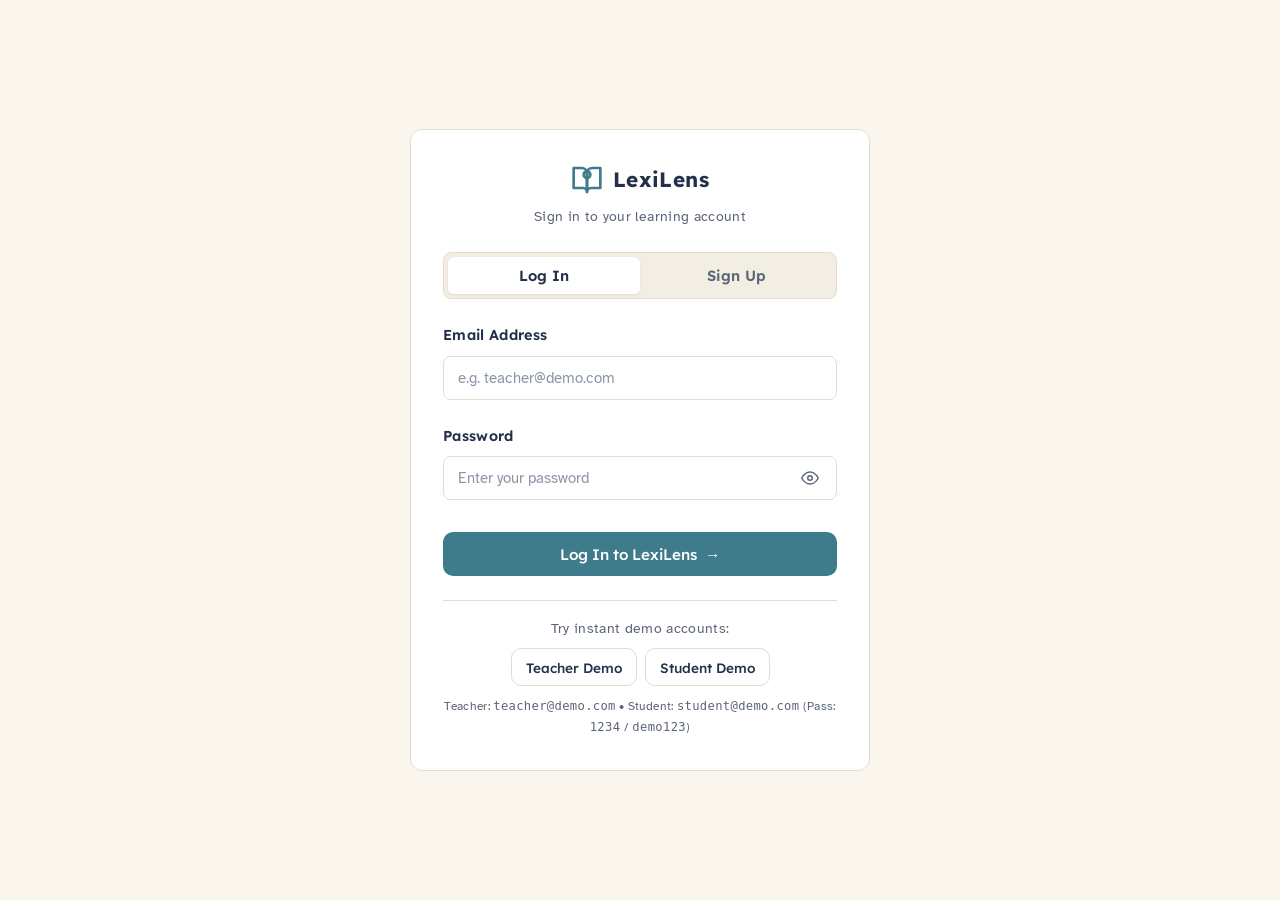
<file: Lexilens/index.html>
<!DOCTYPE html>
<html lang="en">
<head>
  <meta charset="UTF-8">
  <meta name="viewport" content="width=device-width, initial-scale=1.0">
  <title>Login - LexiLens</title>
  <!-- load google fonts -->
  <link rel="preconnect" href="https://fonts.googleapis.com">
  <link rel="preconnect" href="https://fonts.gstatic.com" crossorigin>
  <link href="https://fonts.googleapis.com/css2?family=Atkinson+Hyperlegible:ital,wght@0,400;0,700;1,400;1,700&family=Lexend:wght@400;500;600;700&display=swap" rel="stylesheet">
  <link rel="stylesheet" href="css/style.css">
</head>
<body class="auth-page-body">

  <div class="auth-page-wrapper">
    <div class="auth-card-clean">
      <!-- brand header inside card -->
      <div class="auth-brand-header">
        <a href="index.html" class="brand-logo">
          <div class="brand-icon-svg">
            <svg viewBox="0 0 24 24" fill="none" stroke="currentColor" stroke-width="2" stroke-linecap="round" stroke-linejoin="round">
              <path d="M2 3h6a4 4 0 0 1 4 4v14a3 3 0 0 0-3-3H2z"></path>
              <path d="M22 3h-6a4 4 0 0 0-4 4v14a3 3 0 0 1 3-3h7z"></path>
              <circle cx="12" cy="8" r="2.5"></circle>
            </svg>
          </div>
          <span class="brand-name">LexiLens</span>
        </a>
        <p class="auth-sub-desc">Sign in to your learning account</p>
      </div>

      <!-- login signup tabs -->
      <div class="auth-tabs">
        <button id="tab-login" class="auth-tab-btn active" type="button">Log In</button>
        <button id="tab-signup" class="auth-tab-btn" type="button">Sign Up</button>
      </div>

      <!-- LOGIN FORM -->
      <form id="form-login">
        <div class="form-group">
          <label class="form-label" for="login-email">Email Address</label>
          <input class="form-input" type="email" id="login-email" placeholder="e.g. teacher@demo.com" required autocomplete="username">
        </div>

        <div class="form-group">
          <label class="form-label" for="login-password">Password</label>
          <div class="input-wrapper">
            <input class="form-input" type="password" id="login-password" placeholder="Enter your password" required autocomplete="current-password">
            <button type="button" class="toggle-password" data-target="login-password" aria-label="Toggle password">
              <svg width="18" height="18" viewBox="0 0 24 24" fill="none" stroke="currentColor" stroke-width="2" stroke-linecap="round" stroke-linejoin="round">
                <path d="M1 12s4-8 11-8 11 8 11 8-4 8-11 8-11-8-11-8z"></path>
                <circle cx="12" cy="12" r="3"></circle>
              </svg>
            </button>
          </div>
        </div>

        <button type="submit" class="btn btn-primary" style="width: 100%; margin-top: 8px;">
          <span>Log In to LexiLens</span>
          <span>→</span>
        </button>
      </form>

      <!-- SIGNUP FORM -->
      <form id="form-signup" style="display: none;">
        <div class="form-group">
          <label class="form-label">I am a:</label>
          <div class="role-selection">
            <div class="role-card selected" id="role-student" data-role="student" role="button" tabindex="0" aria-label="Select Student role">
              <div class="role-icon-svg">
                <svg viewBox="0 0 24 24" fill="none" stroke="currentColor" stroke-width="2" stroke-linecap="round" stroke-linejoin="round">
                  <path d="M4 19.5A2.5 2.5 0 0 1 6.5 17H20"></path>
                  <path d="M6.5 2H20v20H6.5A2.5 2.5 0 0 1 4 19.5v-15A2.5 2.5 0 0 1 6.5 2z"></path>
                </svg>
              </div>
              <div class="role-title">Student</div>
              <div class="role-sub">Take screening & read</div>
            </div>
            <div class="role-card" id="role-teacher" data-role="teacher" role="button" tabindex="0" aria-label="Select Teacher role">
              <div class="role-icon-svg">
                <svg viewBox="0 0 24 24" fill="none" stroke="currentColor" stroke-width="2" stroke-linecap="round" stroke-linejoin="round">
                  <path d="M17 21v-2a4 4 0 0 0-4-4H5a4 4 0 0 0-4 4v2"></path>
                  <circle cx="9" cy="7" r="4"></circle>
                  <path d="M23 21v-2a4 4 0 0 0-3-3.87"></path>
                  <path d="M16 3.13a4 4 0 0 1 0 7.75"></path>
                </svg>
              </div>
              <div class="role-title">Teacher</div>
              <div class="role-sub">Track class progress</div>
            </div>
          </div>
          <input type="hidden" id="signup-role" value="student">
        </div>

        <div class="form-group">
          <label class="form-label" for="signup-name">Full Name</label>
          <input class="form-input" type="text" id="signup-name" placeholder="e.g. Maya Sharma" required>
        </div>

        <div class="form-group">
          <label class="form-label" for="signup-email">Email Address</label>
          <input class="form-input" type="email" id="signup-email" placeholder="e.g. maya@school.edu" required>
        </div>

        <div class="form-group">
          <label class="form-label" for="signup-password">Create Password</label>
          <div class="input-wrapper">
            <input class="form-input" type="password" id="signup-password" placeholder="At least 4 characters" required>
            <button type="button" class="toggle-password" data-target="signup-password" aria-label="Toggle password">
              <svg width="18" height="18" viewBox="0 0 24 24" fill="none" stroke="currentColor" stroke-width="2" stroke-linecap="round" stroke-linejoin="round">
                <path d="M1 12s4-8 11-8 11 8 11 8-4 8-11 8-11-8-11-8z"></path>
                <circle cx="12" cy="12" r="3"></circle>
              </svg>
            </button>
          </div>
        </div>

        <!-- student specific fields -->
        <div id="student-extra-fields">
          <div style="display: grid; grid-template-columns: 1fr 1fr; gap: 12px;">
            <div class="form-group">
              <label class="form-label" for="signup-class">Class / Grade</label>
              <input class="form-input" type="text" id="signup-class" placeholder="e.g. Grade 6">
            </div>
            <div class="form-group">
              <label class="form-label" for="signup-roll">Roll Number</label>
              <input class="form-input" type="text" id="signup-roll" placeholder="e.g. 106">
            </div>
          </div>
        </div>

        <button type="submit" class="btn btn-primary" style="width: 100%; margin-top: 8px;">
          <span>Create Account</span>
          <span>✓</span>
        </button>
      </form>

      <!-- instant demo buttons -->
      <div class="quick-demos">
        <p style="font-size: 0.85rem; color: var(--text-soft); margin-bottom: 8px; text-align: center;">Try instant demo accounts:</p>
        <div class="demo-buttons" style="justify-content: center;">
          <button type="button" class="btn btn-sm btn-secondary" id="btn-demo-teacher">
            <span>Teacher Demo</span>
          </button>
          <button type="button" class="btn btn-sm btn-secondary" id="btn-demo-student">
            <span>Student Demo</span>
          </button>
        </div>
        <p style="font-size: 0.76rem; color: var(--text-soft); margin-top: 10px; text-align: center;">
          Teacher: <code>teacher@demo.com</code> • Student: <code>student@demo.com</code> (Pass: <code>1234</code> / <code>demo123</code>)
        </p>
      </div>
    </div>
  </div>

  <!-- script dependencies -->
  <script src="js/storage.js"></script>
  <script src="js/auth.js"></script>
  <script>
    // initialize login auth
    window.addEventListener("DOMContentLoaded", () => {
      // setup password toggles
      if (typeof setupPasswordToggles === "function") {
        setupPasswordToggles();
      }

      // tabs login signup
      const tabLogin = document.getElementById("tab-login");
      const tabSignup = document.getElementById("tab-signup");
      const formLogin = document.getElementById("form-login");
      const formSignup = document.getElementById("form-signup");

      function switchToLogin() {
        if (tabLogin && tabSignup && formLogin && formSignup) {
          tabLogin.classList.add("active");
          tabSignup.classList.remove("active");
          formLogin.style.display = "block";
          formSignup.style.display = "none";
        }
      }

      function switchToSignup() {
        if (tabLogin && tabSignup && formLogin && formSignup) {
          tabSignup.classList.add("active");
          tabLogin.classList.remove("active");
          formSignup.style.display = "block";
          formLogin.style.display = "none";
        }
      }

      if (tabLogin && tabSignup) {
        tabLogin.addEventListener("click", switchToLogin);
        tabSignup.addEventListener("click", switchToSignup);
      }

      // role cards selection
      const roleStudent = document.getElementById("role-student");
      const roleTeacher = document.getElementById("role-teacher");
      const signupRole = document.getElementById("signup-role");
      const studentFields = document.getElementById("student-extra-fields");

      function selectStudentRole() {
        if (roleStudent && roleTeacher) {
          roleStudent.classList.add("selected");
          roleTeacher.classList.remove("selected");
          if (signupRole) signupRole.value = "student";
          if (studentFields) studentFields.style.display = "block";
        }
      }

      function selectTeacherRole() {
        if (roleStudent && roleTeacher) {
          roleTeacher.classList.add("selected");
          roleStudent.classList.remove("selected");
          if (signupRole) signupRole.value = "teacher";
          if (studentFields) studentFields.style.display = "none";
        }
      }

      if (roleStudent && roleTeacher) {
        roleStudent.addEventListener("click", selectStudentRole);
        roleStudent.addEventListener("keydown", (e) => {
          if (e.key === "Enter" || e.key === " ") {
            e.preventDefault();
            selectStudentRole();
          }
        });

        roleTeacher.addEventListener("click", selectTeacherRole);
        roleTeacher.addEventListener("keydown", (e) => {
          if (e.key === "Enter" || e.key === " ") {
            e.preventDefault();
            selectTeacherRole();
          }
        });
      }

      // login submit
      if (formLogin) {
        formLogin.addEventListener("submit", (e) => {
          e.preventDefault();
          const email = document.getElementById("login-email") ? document.getElementById("login-email").value : "";
          const password = document.getElementById("login-password") ? document.getElementById("login-password").value : "";
          handleLogin(email, password);
        });
      }

      // signup submit
      if (formSignup) {
        formSignup.addEventListener("submit", (e) => {
          e.preventDefault();
          const name = document.getElementById("signup-name") ? document.getElementById("signup-name").value : "";
          const email = document.getElementById("signup-email") ? document.getElementById("signup-email").value : "";
          const password = document.getElementById("signup-password") ? document.getElementById("signup-password").value : "";
          const role = document.getElementById("signup-role") ? document.getElementById("signup-role").value : "student";
          const studentClass = document.getElementById("signup-class") ? document.getElementById("signup-class").value : "";
          const rollNo = document.getElementById("signup-roll") ? document.getElementById("signup-roll").value : "";
          handleSignup(name, email, password, role, studentClass, rollNo);
        });
      }

      // instant demo buttons
      const btnDemoTeacher = document.getElementById("btn-demo-teacher");
      const btnDemoStudent = document.getElementById("btn-demo-student");

      if (btnDemoTeacher) {
        btnDemoTeacher.addEventListener("click", (e) => {
          e.preventDefault();
          switchToLogin();
          const emailInput = document.getElementById("login-email");
          const passInput = document.getElementById("login-password");
          if (emailInput) emailInput.value = "teacher@demo.com";
          if (passInput) passInput.value = "teacher123";
          handleLogin("teacher@demo.com", "teacher123");
        });
      }

      if (btnDemoStudent) {
        btnDemoStudent.addEventListener("click", (e) => {
          e.preventDefault();
          switchToLogin();
          const emailInput = document.getElementById("login-email");
          const passInput = document.getElementById("login-password");
          if (emailInput) emailInput.value = "student@demo.com";
          if (passInput) passInput.value = "student123";
          handleLogin("student@demo.com", "student123");
        });
      }
    });
  </script>
</body>
</html>
</file>
<file: Lexilens/css/style.css>
/* global style system */

:root {
  /* color design tokens */
  --bg: #FAF6EE;
  --surface: #FFFFFF;
  --surface-soft: #F3EEE3;
  --text: #23304A;
  --text-soft: #5B6578;
  --primary: #3E7C8C;
  --primary-dark: #2F6270;
  --accent: #E8A15D;
  --border: #E4DDCF;
  --success: #4E9A6B;
  --warning: #D99A2B;
  --danger: #C65D5D;

  /* spacing scale values */
  --space-8: 8px;
  --space-16: 16px;
  --space-24: 24px;
  --space-32: 32px;
  --space-48: 48px;

  /* font family tokens */
  --font-heading: "Lexend", Verdana, Trebuchet MS, sans-serif;
  --font-body: "Atkinson Hyperlegible", Verdana, Trebuchet MS, sans-serif;
  --font-dyslexic: "Comic Sans MS", "Trebuchet MS", Verdana, sans-serif;
  --font-system: -apple-system, BlinkMacSystemFont, "Segoe UI", Roboto, sans-serif;

  /* shadow and radius */
  --card-radius: 12px;
  --btn-radius: 10px;
  --card-shadow: 0 1px 3px rgba(35, 48, 74, 0.08);
}

/* base document reset */
*, *::before, *::after {
  box-sizing: border-box;
  margin: 0;
  padding: 0;
}

html {
  font-size: 16px;
  scroll-behavior: smooth;
  background-color: var(--bg);
}

body {
  font-family: var(--font-body);
  background-color: var(--bg);
  color: var(--text);
  font-size: 17px;
  line-height: 1.7;
  letter-spacing: 0.02em;
  min-height: 100vh;
  -webkit-font-smoothing: antialiased;
}

/* heading font styles */
h1, h2, h3, h4, h5, h6 {
  font-family: var(--font-heading);
  font-weight: 600;
  color: var(--text);
  line-height: 1.3;
  letter-spacing: normal;
  text-transform: none;
}

h1 { font-size: 2rem; }
h2 { font-size: 1.5rem; }
h3 { font-size: 1.25rem; }
h4 { font-size: 1.05rem; }

/* paragraph text rules */
p {
  color: var(--text-soft);
  max-width: 65ch;
  text-align: left;
}

/* inline link styles */
a {
  color: var(--primary);
  text-decoration: underline;
  text-underline-offset: 3px;
  transition: color 0.18s ease;
}

a:hover {
  color: var(--primary-dark);
}

a:focus-visible, button:focus-visible, input:focus-visible, select:focus-visible, textarea:focus-visible {
  outline: 3px solid var(--accent);
  outline-offset: 2px;
}

/* brand header logo */
.brand-logo {
  display: inline-flex;
  align-items: center;
  gap: 10px;
  font-family: var(--font-heading);
  font-size: 1.3rem;
  font-weight: 700;
  color: var(--text);
  text-decoration: none;
}

.brand-icon-svg {
  width: 32px;
  height: 32px;
  color: var(--primary);
  display: flex;
  align-items: center;
  justify-content: center;
  flex-shrink: 0;
}

.brand-icon-svg svg {
  width: 100%;
  height: 100%;
}

.brand-name {
  color: var(--text);
  font-weight: 700;
}

.brand-badge {
  font-size: 0.72rem;
  font-weight: 600;
  color: var(--primary-dark);
  background: var(--surface-soft);
  border: 1px solid var(--border);
  padding: 3px 9px;
  border-radius: 999px;
}

/* top navigation bar */
.top-navbar {
  position: sticky;
  top: 0;
  z-index: 100;
  background: var(--surface);
  border-bottom: 1px solid var(--border);
  padding: 14px 32px;
  display: flex;
  align-items: center;
  justify-content: space-between;
}

.nav-actions {
  display: flex;
  align-items: center;
  gap: 12px;
}

.user-badge {
  display: inline-flex;
  align-items: center;
  gap: 10px;
  background: var(--surface-soft);
  border: 1px solid var(--border);
  padding: 6px 14px;
  border-radius: 999px;
  font-size: 0.88rem;
  font-family: var(--font-heading);
  font-weight: 500;
}

.user-avatar {
  width: 28px;
  height: 28px;
  border-radius: 50%;
  background: var(--primary);
  color: #FFFFFF;
  display: flex;
  align-items: center;
  justify-content: center;
  font-size: 0.8rem;
  font-weight: 700;
}

/* general card container */
.glass-card, .card {
  background: var(--surface);
  border: 1px solid var(--border);
  border-radius: var(--card-radius);
  box-shadow: var(--card-shadow);
  padding: var(--space-24);
  transition: border-color 0.2s ease, box-shadow 0.2s ease;
}

.glass-card:hover, .card:hover {
  border-color: #D3C9B6;
}

/* button component styles */
.btn {
  display: inline-flex;
  align-items: center;
  justify-content: center;
  gap: 8px;
  min-height: 44px;
  padding: 10px 20px;
  font-family: var(--font-heading);
  font-size: 0.95rem;
  font-weight: 500;
  border-radius: var(--btn-radius);
  border: 1px solid transparent;
  cursor: pointer;
  text-decoration: none;
  transition: background-color 0.2s ease, border-color 0.2s ease, color 0.2s ease;
  white-space: nowrap;
}

.btn-primary {
  background: var(--primary);
  color: #FFFFFF;
}

.btn-primary:hover {
  background: var(--primary-dark);
  color: #FFFFFF;
  text-decoration: none;
}

.btn-secondary {
  background: var(--surface);
  color: var(--text);
  border: 1px solid var(--border);
}

.btn-secondary:hover {
  background: var(--surface-soft);
  border-color: var(--primary);
  text-decoration: none;
}

.btn-outline {
  background: transparent;
  color: var(--primary);
  border: 1px solid var(--border);
}

.btn-outline:hover {
  background: var(--surface-soft);
  border-color: var(--primary);
  text-decoration: none;
}

.btn-danger {
  background: #FDF2F2;
  color: var(--danger);
  border: 1px solid #F5C6C6;
}

.btn-danger:hover {
  background: var(--danger);
  color: #FFFFFF;
  text-decoration: none;
}

.btn-accent {
  background: var(--accent);
  color: #23304A;
  font-weight: 600;
}

.btn-accent:hover {
  background: #DC934D;
  text-decoration: none;
}

.btn-sm {
  min-height: 38px;
  padding: 6px 14px;
  font-size: 0.85rem;
}

.btn-lg {
  min-height: 48px;
  padding: 14px 28px;
  font-size: 1.05rem;
}

/* form input styles */
.form-group {
  margin-bottom: var(--space-24);
  text-align: left;
}

.form-label {
  display: block;
  font-family: var(--font-heading);
  font-size: 0.9rem;
  font-weight: 600;
  color: var(--text);
  margin-bottom: var(--space-8);
}

.input-wrapper {
  position: relative;
  display: flex;
  align-items: center;
}

.input-wrapper .form-input {
  padding-right: 44px;
}

.form-input, .form-select, .form-textarea {
  width: 100%;
  min-height: 44px;
  padding: 10px 14px;
  font-family: inherit;
  font-size: 0.95rem;
  color: var(--text);
  background: var(--surface);
  border: 1px solid var(--border);
  border-radius: 8px;
  outline: none;
  transition: border-color 0.2s ease;
}

.form-input:focus, .form-select:focus, .form-textarea:focus {
  border-color: var(--primary);
}

.form-input::placeholder, .form-textarea::placeholder {
  color: #8C96A6;
}

.toggle-password {
  position: absolute;
  right: 12px;
  background: transparent;
  border: none;
  cursor: pointer;
  color: var(--text-soft);
  display: flex;
  align-items: center;
  justify-content: center;
  padding: 6px;
}

/* status badge styles */
.badge {
  display: inline-flex;
  align-items: center;
  gap: 6px;
  padding: 4px 11px;
  border-radius: 999px;
  font-size: 0.8rem;
  font-weight: 600;
  font-family: var(--font-heading);
  line-height: 1.3;
}

.badge-icon {
  width: 12px;
  height: 12px;
  display: inline-flex;
  align-items: center;
  justify-content: center;
}

.badge-success {
  background: #EAF5EE;
  color: var(--success);
  border: 1px solid #C4E3CE;
}

.badge-warning {
  background: #FEF7EA;
  color: var(--warning);
  border: 1px solid #F8DFAC;
}

.badge-danger {
  background: #FDF2F2;
  color: var(--danger);
  border: 1px solid #F5C6C6;
}

.badge-neutral {
  background: var(--surface-soft);
  color: var(--text-soft);
  border: 1px solid var(--border);
}

/* educational disclaimer note */
.disclaimer-banner {
  background: var(--surface-soft);
  border: 1px solid var(--border);
  border-radius: 10px;
  padding: 14px 18px;
  display: flex;
  align-items: center;
  gap: 12px;
  font-size: 0.9rem;
  color: var(--text-soft);
  margin: var(--space-24) 0;
}

.disclaimer-icon {
  width: 22px;
  height: 22px;
  flex-shrink: 0;
  color: var(--primary);
  display: inline-flex;
  align-items: center;
  justify-content: center;
}

.disclaimer-banner strong {
  color: var(--text);
  font-weight: 600;
}

/* toast notification panel */
.toast-container {
  position: fixed;
  bottom: 24px;
  right: 24px;
  display: flex;
  flex-direction: column;
  gap: 10px;
  z-index: 9999;
  pointer-events: none;
}

.toast {
  pointer-events: auto;
  display: flex;
  align-items: center;
  gap: 12px;
  background: var(--surface);
  border: 1px solid var(--border);
  border-left: 4px solid var(--primary);
  padding: 12px 18px;
  border-radius: 8px;
  color: var(--text);
  font-size: 0.9rem;
  box-shadow: 0 4px 14px rgba(35, 48, 74, 0.08);
  transition: opacity 0.2s ease, transform 0.2s ease;
  max-width: 380px;
}

.toast-icon {
  font-size: 1.1rem;
}

.toast-success { border-left-color: var(--success); }
.toast-error { border-left-color: var(--danger); }
.toast-warning { border-left-color: var(--warning); }
.toast-info { border-left-color: var(--primary); }

.toast-enter {
  opacity: 0;
  transform: translateY(12px);
}

.toast-exit {
  opacity: 0;
  transform: translateY(-8px);
}

/* activity modal overlay */
.modal-overlay {
  position: fixed;
  inset: 0;
  background: rgba(35, 48, 74, 0.45);
  z-index: 1000;
  display: flex;
  align-items: center;
  justify-content: center;
  padding: 20px;
  opacity: 0;
  pointer-events: none;
  transition: opacity 0.2s ease;
}

.modal-overlay.active {
  opacity: 1;
  pointer-events: auto;
}

.modal-container {
  background: var(--surface);
  border: 1px solid var(--border);
  border-radius: var(--card-radius);
  max-width: 620px;
  width: 100%;
  max-height: 90vh;
  overflow-y: auto;
  box-shadow: 0 8px 30px rgba(35, 48, 74, 0.12);
  position: relative;
  padding: var(--space-32);
}

.modal-close-btn {
  position: absolute;
  top: 16px;
  right: 16px;
  width: 36px;
  height: 36px;
  border-radius: 8px;
  background: var(--surface-soft);
  border: 1px solid var(--border);
  color: var(--text-soft);
  font-size: 1rem;
  cursor: pointer;
  display: flex;
  align-items: center;
  justify-content: center;
  transition: background-color 0.18s ease;
}

.modal-close-btn:hover {
  background: var(--border);
  color: var(--text);
}

/* initial loading screen */
.loading-screen {
  position: fixed;
  inset: 0;
  background: var(--bg);
  z-index: 10000;
  display: flex;
  flex-direction: column;
  align-items: center;
  justify-content: center;
  gap: 16px;
  transition: opacity 0.25s ease, visibility 0.25s ease;
}

.loading-screen.hidden {
  opacity: 0;
  visibility: hidden;
  pointer-events: none;
}

.loader-lens {
  width: 48px;
  height: 48px;
  border-radius: 50%;
  border: 3px solid var(--border);
  border-top-color: var(--primary);
  animation: spinLoader 0.9s linear infinite;
}

@keyframes spinLoader {
  to { transform: rotate(360deg); }
}

/* empty state box */
.empty-state {
  text-align: center;
  padding: var(--space-48) var(--space-24);
}

.empty-state-icon {
  width: 44px;
  height: 44px;
  margin: 0 auto var(--space-16) auto;
  color: var(--text-soft);
}

.empty-state-title {
  font-size: 1.15rem;
  margin-bottom: var(--space-8);
  color: var(--text);
}

.empty-state-desc {
  font-size: 0.92rem;
  color: var(--text-soft);
  max-width: 420px;
  margin: 0 auto var(--space-16) auto;
}

/* login page centered layout */
.auth-page-body {
  background-color: var(--bg);
}

.auth-page-wrapper {
  min-height: 100vh;
  display: flex;
  align-items: center;
  justify-content: center;
  padding: var(--space-48) var(--space-16);
  background: var(--bg);
}

.auth-card-clean {
  width: 100%;
  max-width: 460px;
  background: var(--surface);
  border: 1px solid var(--border);
  border-radius: var(--card-radius);
  box-shadow: var(--soft-shadow);
  padding: var(--space-32);
}

.auth-brand-header {
  text-align: center;
  margin-bottom: var(--space-24);
  display: flex;
  flex-direction: column;
  align-items: center;
  gap: 6px;
}

.auth-sub-desc {
  font-size: 0.9rem;
  color: var(--text-soft);
  text-align: center;
}

.auth-tabs {
  display: flex;
  background: var(--surface-soft);
  border-radius: 8px;
  padding: 4px;
  margin-bottom: var(--space-24);
  border: 1px solid var(--border);
}

.auth-tab-btn {
  flex: 1;
  padding: 9px;
  background: transparent;
  border: none;
  color: var(--text-soft);
  font-family: var(--font-heading);
  font-weight: 600;
  font-size: 0.92rem;
  cursor: pointer;
  border-radius: 6px;
  transition: all 0.18s ease;
}

.auth-tab-btn.active {
  background: var(--surface);
  color: var(--text);
  box-shadow: 0 1px 3px rgba(35, 48, 74, 0.08);
}

/* role selection radio cards */
.role-selection {
  display: grid;
  grid-template-columns: 1fr 1fr;
  gap: var(--space-12, 12px);
  margin-bottom: var(--space-16);
}

.role-card {
  border: 2px solid var(--border);
  border-radius: 10px;
  padding: 14px;
  text-align: center;
  cursor: pointer;
  transition: border-color 0.18s ease, background-color 0.18s ease;
  background: var(--surface);
}

.role-card:hover {
  border-color: #D3C9B6;
}

.role-card.selected {
  border-color: var(--primary);
  background: #F0F6F7;
}

.role-icon-svg {
  width: 28px;
  height: 28px;
  margin: 0 auto 6px auto;
  color: var(--primary);
}

.role-title {
  font-family: var(--font-heading);
  font-size: 0.92rem;
  font-weight: 600;
  color: var(--text);
}

.role-sub {
  font-size: 0.76rem;
  color: var(--text-soft);
}

.quick-demos {
  margin-top: var(--space-24);
  padding-top: var(--space-16);
  border-top: 1px solid var(--border);
  text-align: center;
}

.demo-buttons {
  display: flex;
  gap: var(--space-8);
  justify-content: center;
  margin-top: var(--space-8);
  flex-wrap: wrap;
}

/* student portal single column layout */
.student-container {
  max-width: 860px;
  margin: 0 auto;
  padding: var(--space-32) var(--space-24);
}

.welcome-header {
  display: flex;
  justify-content: space-between;
  align-items: flex-start;
  margin-bottom: var(--space-24);
  flex-wrap: wrap;
  gap: var(--space-16);
}

.welcome-title {
  font-size: 1.8rem;
  margin-bottom: 4px;
}

.overview-card-row {
  display: grid;
  grid-template-columns: 260px 1fr;
  gap: var(--space-24);
  margin-bottom: var(--space-32);
}

.progress-card {
  display: flex;
  flex-direction: column;
  align-items: center;
  justify-content: center;
  text-align: center;
  padding: var(--space-24);
}

.progress-circle-wrap {
  position: relative;
  width: 120px;
  height: 120px;
  margin: 12px 0;
}

.progress-circle-wrap svg {
  transform: rotate(-90deg);
  width: 100%;
  height: 100%;
}

.circle-bg {
  fill: none;
  stroke: var(--surface-soft);
  stroke-width: 10;
}

.circle-progress {
  fill: none;
  stroke: var(--primary);
  stroke-width: 10;
  stroke-linecap: round;
  transition: stroke-dashoffset 0.4s ease;
}

.circle-text {
  position: absolute;
  top: 50%;
  left: 50%;
  transform: translate(-50%, -50%);
  font-family: var(--font-heading);
  font-size: 1.5rem;
  font-weight: 700;
  color: var(--text);
}

.status-summary-card {
  display: flex;
  flex-direction: column;
  justify-content: space-between;
  padding: var(--space-24);
}

/* student activities vertical row list */
.activities-list {
  display: flex;
  flex-direction: column;
  gap: var(--space-16);
  margin-bottom: var(--space-32);
}

.activity-row {
  display: flex;
  align-items: center;
  justify-content: space-between;
  gap: var(--space-24);
  padding: 20px var(--space-24);
  background: var(--surface);
  border: 1px solid var(--border);
  border-radius: var(--card-radius);
  box-shadow: var(--card-shadow);
  transition: border-color 0.2s ease;
}

.activity-row:hover {
  border-color: #D3C9B6;
}

.activity-row-main {
  display: flex;
  align-items: flex-start;
  gap: var(--space-16);
  flex-grow: 1;
}

.activity-row-icon {
  width: 44px;
  height: 44px;
  border-radius: 10px;
  background: #E8F2F4;
  color: var(--primary);
  display: flex;
  align-items: center;
  justify-content: center;
  flex-shrink: 0;
}

.activity-row-icon svg {
  width: 24px;
  height: 24px;
}

.activity-row-body h3 {
  font-size: 1.1rem;
  margin-bottom: 4px;
}

.activity-row-body p {
  font-size: 0.9rem;
  color: var(--text-soft);
  line-height: 1.5;
}

.activity-row-actions {
  display: flex;
  align-items: center;
  gap: var(--space-16);
  flex-shrink: 0;
}

.reader-banner {
  background: var(--surface-soft);
  border: 1px solid var(--border);
  border-radius: var(--card-radius);
  padding: var(--space-24) var(--space-32);
  display: flex;
  align-items: center;
  justify-content: space-between;
  gap: var(--space-24);
  flex-wrap: wrap;
  margin-bottom: var(--space-32);
}

/* reader page styles */
.reader-page-body {
  display: flex;
  flex-direction: column;
  min-height: 100vh;
}

.reader-layout {
  display: grid;
  grid-template-columns: 360px 1fr;
  flex: 1;
  min-height: calc(100vh - 68px - 65px);
  position: relative;
  align-items: stretch;
  transition: grid-template-columns 0.2s ease;
}

.reader-layout.sidebar-collapsed {
  grid-template-columns: 1fr;
}

.reader-sidebar {
  background: var(--surface);
  border-right: 1px solid var(--border);
  min-height: 100%;
  display: flex;
  flex-direction: column;
  z-index: 10;
  width: 360px;
}

.reader-sidebar.collapsed {
  display: none;
}

.reader-sidebar-content {
  position: sticky;
  top: 68px;
  max-height: calc(100vh - 68px);
  overflow-y: auto;
  padding: var(--space-24) 22px;
  display: flex;
  flex-direction: column;
  gap: var(--space-20);
  box-sizing: border-box;
  flex: 1;
}

/* sidebar section groups */
.sidebar-group {
  display: flex;
  flex-direction: column;
  gap: 12px;
}

.sidebar-divider {
  height: 1px;
  background: var(--border);
  margin: 2px 0;
}

.switch-row {
  background: var(--surface-soft);
  border: 1px solid var(--border);
  border-radius: 8px;
  padding: 10px 14px;
}

/* sidebar header row */
.sidebar-header-row {
  display: flex;
  align-items: flex-start;
  justify-content: space-between;
  gap: 12px;
}

.sidebar-header-title {
  font-size: 1.15rem;
  margin-bottom: 4px;
}

.sidebar-header-sub {
  font-size: 0.85rem;
  color: var(--text-soft);
}

/* clean arrow buttons */
.sidebar-arrow-btn {
  width: 34px;
  height: 34px;
  border-radius: 8px;
  border: 1px solid var(--border);
  background: var(--surface-soft);
  color: var(--primary);
  display: inline-flex;
  align-items: center;
  justify-content: center;
  cursor: pointer;
  flex-shrink: 0;
  transition: all 0.18s ease;
}

.sidebar-arrow-btn:hover {
  background: var(--surface);
  color: var(--primary-dark);
  border-color: var(--primary);
}

.sidebar-expand-arrow {
  display: none;
  margin-bottom: var(--space-12);
  align-self: flex-start;
  box-shadow: var(--soft-shadow);
  background: var(--surface);
}

.reader-sidebar-footer {
  margin-top: auto;
  padding-top: var(--space-16);
  border-top: 1px solid var(--border);
  text-align: center;
}

.screening-pill {
  font-size: 0.78rem;
  color: var(--text-soft);
  display: inline-block;
  background: var(--surface-soft);
  padding: 4px 10px;
  border-radius: 12px;
  border: 1px solid var(--border);
}

.sidebar-section-title {
  font-family: var(--font-heading);
  font-size: 0.85rem;
  font-weight: 600;
  color: var(--text-soft);
  text-transform: uppercase;
  letter-spacing: 0.5px;
  margin-bottom: var(--space-12, 12px);
  display: flex;
  align-items: center;
  gap: 8px;
}

.slider-row {
  display: flex;
  justify-content: space-between;
  align-items: center;
  margin-bottom: 6px;
}

.slider-row span {
  font-size: 0.88rem;
  color: var(--text);
}

.slider-val-badge {
  font-size: 0.78rem;
  font-weight: 600;
  color: var(--primary);
  background: var(--surface-soft);
  padding: 2px 8px;
  border-radius: 6px;
  border: 1px solid var(--border);
}

.range-input {
  width: 100%;
  height: 6px;
  border-radius: 4px;
  background: var(--border);
  outline: none;
  -webkit-appearance: none;
  appearance: none;
  cursor: pointer;
}

.range-input::-webkit-slider-thumb {
  -webkit-appearance: none;
  appearance: none;
  width: 18px;
  height: 18px;
  border-radius: 50%;
  background: var(--primary);
  cursor: pointer;
  border: 2px solid var(--surface);
  box-shadow: 0 1px 3px rgba(35, 48, 74, 0.2);
}

/* 6 reader tint options */
.theme-presets {
  display: grid;
  grid-template-columns: repeat(3, 1fr);
  gap: 8px;
}

.theme-preset-btn {
  height: 40px;
  border-radius: 8px;
  border: 2px solid var(--border);
  cursor: pointer;
  display: flex;
  align-items: center;
  justify-content: center;
  font-size: 0.78rem;
  font-family: var(--font-heading);
  font-weight: 600;
  transition: all 0.18s ease;
}

.theme-preset-btn.active-theme {
  border-color: var(--primary);
  box-shadow: 0 0 0 2px var(--accent);
}

.theme-cream { background: #FAF3E0; color: #23304A; }
.theme-blue  { background: #E3F2FD; color: #23304A; }
.theme-green { background: #E6F4EA; color: #23304A; }
.theme-peach { background: #FDEBE3; color: #23304A; }
.theme-yellow{ background: #FFF8C6; color: #23304A; }
.theme-grey  { background: #F1F1F1; color: #23304A; }

.switch-label {
  display: flex;
  align-items: center;
  justify-content: space-between;
  cursor: pointer;
  font-size: 0.92rem;
  color: var(--text);
  user-select: none;
}

.switch-input {
  display: none;
}

.switch-slider {
  width: 44px;
  height: 24px;
  background: var(--border);
  border-radius: 20px;
  position: relative;
  transition: background-color 0.2s ease;
}

.switch-slider::before {
  content: "";
  position: absolute;
  width: 18px;
  height: 18px;
  border-radius: 50%;
  background: #FFFFFF;
  top: 3px;
  left: 3px;
  transition: transform 0.2s ease;
  box-shadow: 0 1px 3px rgba(35, 48, 74, 0.2);
}

.switch-input:checked + .switch-slider {
  background: var(--primary);
}

.switch-input:checked + .switch-slider::before {
  transform: translateX(20px);
}

.reader-main {
  padding: var(--space-32) var(--space-48);
  display: flex;
  flex-direction: column;
  gap: var(--space-24);
  max-width: 960px;
  margin: 0 auto;
  width: 100%;
}

.reader-toolbar {
  display: flex;
  justify-content: space-between;
  align-items: center;
}

.text-input-panel {
  background: var(--surface);
  border: 1px solid var(--border);
  border-radius: var(--card-radius);
  padding: 16px;
}

.text-input-actions {
  display: flex;
  justify-content: space-between;
  align-items: center;
  margin-top: 10px;
  flex-wrap: wrap;
  gap: 10px;
}

.display-box-container {
  position: relative;
  border-radius: var(--card-radius);
  overflow: hidden;
  max-width: 100%;
  box-sizing: border-box;
}

.reader-display {
  min-height: 440px;
  padding: var(--space-48);
  border: 1px solid var(--border);
  border-radius: var(--card-radius);
  outline: none;
  position: relative;
  user-select: text;
  background: #FAF3E0;
  color: #23304A;
  box-sizing: border-box;
  max-width: 100%;
  overflow-wrap: break-word;
  word-break: break-word;
  overflow-x: hidden;
}

.reading-ruler {
  position: absolute;
  left: 0;
  right: 0;
  width: 100%;
  height: 40px;
  background: rgba(232, 161, 93, 0.18);
  border-top: 2px solid rgba(232, 161, 93, 0.5);
  border-bottom: 2px solid rgba(232, 161, 93, 0.5);
  pointer-events: none;
  z-index: 5;
  box-sizing: border-box;
}

.reader-word {
  display: inline-block;
  border-radius: 3px;
  padding: 0 1px;
}

.spoken-highlight {
  background: rgba(232, 161, 93, 0.35) !important;
  color: var(--text) !important;
  font-weight: 700;
  border-radius: 4px;
}

.focus-mode-bar {
  display: flex;
  align-items: center;
  justify-content: space-between;
  padding: 12px 18px;
  background: var(--surface-soft);
  border: 1px solid var(--border);
  border-radius: 8px;
  margin-bottom: var(--space-16);
}

.focus-sentence-wrap {
  min-height: 220px;
  display: flex;
  flex-wrap: wrap;
  align-items: center;
  justify-content: center;
  text-align: center;
  padding: var(--space-32) var(--space-24);
  max-width: 100%;
  box-sizing: border-box;
  word-break: break-word;
  overflow-wrap: break-word;
  gap: 8px 12px;
}

.focus-sentence-wrap .reader-word {
  display: inline-block;
  line-height: inherit;
  word-break: break-word;
  overflow-wrap: break-word;
  max-width: 100%;
}

/* footer styles */
.app-footer {
  background: var(--surface);
  border-top: 1px solid var(--border);
  padding: var(--space-20, 20px) var(--space-32);
  margin-top: auto;
  color: var(--text-soft);
  font-size: 0.88rem;
}

.footer-inner {
  max-width: 1200px;
  margin: 0 auto;
  display: flex;
  justify-content: space-between;
  align-items: center;
  gap: var(--space-16);
  flex-wrap: wrap;
}

.footer-copy {
  font-size: 0.82rem;
  color: var(--text-soft);
}

/* test activity calm styling */
#reading-passage-box {
  background: var(--surface) !important;
  border: 1px solid var(--border) !important;
  color: var(--text) !important;
  border-radius: var(--card-radius) !important;
}

#focus-arena {
  background: var(--surface-soft) !important;
  border: 2px solid var(--border) !important;
  border-radius: var(--card-radius) !important;
  box-shadow: none !important;
}

#focus-orb {
  background: var(--primary) !important;
  box-shadow: 0 2px 6px rgba(35, 48, 74, 0.2) !important;
}

#typing-preview-box {
  background: var(--surface) !important;
  border: 1px solid var(--border) !important;
  color: var(--text) !important;
  border-radius: var(--card-radius) !important;
}

/* accessibility motion preferences */
@media (prefers-reduced-motion: reduce) {
  *, *::before, *::after {
    animation-duration: 0.01ms !important;
    animation-iteration-count: 1 !important;
    transition-duration: 0.01ms !important;
    scroll-behavior: auto !important;
  }
}

/* mobile responsive layout */
@media (max-width: 900px) {
  .how-it-works-grid {
    grid-template-columns: 1fr;
  }
  .overview-card-row {
    grid-template-columns: 1fr;
  }
  .reader-layout {
    grid-template-columns: 1fr;
  }
  .reader-sidebar {
    min-height: auto;
    width: 100%;
    border-right: none;
    border-bottom: 1px solid var(--border);
  }
  .reader-sidebar-content {
    position: static;
    max-height: none;
    overflow-y: visible;
    padding: var(--space-20, 20px) var(--space-16);
  }
  .reader-sidebar.collapsed {
    display: none;
  }
  .sidebar-expand-arrow {
    margin-bottom: 12px;
  }
  .app-footer {
    padding: var(--space-20, 20px) var(--space-16);
  }
  .reader-main {
    padding: var(--space-24);
  }
  .reader-display {
    padding: var(--space-24);
  }
  .activity-row {
    flex-direction: column;
    align-items: flex-start;
  }
  .activity-row-actions {
    width: 100%;
    justify-content: space-between;
  }
}
</file>
<file: Lexilens/css/dashboard.css>
/* teacher dashboard styling */

.dashboard-layout {
  display: flex;
  min-height: 100vh;
  background: var(--bg);
}

/* fixed left sidebar */
.dashboard-sidebar {
  width: 250px;
  background: var(--surface);
  border-right: 1px solid var(--border);
  padding: var(--space-24) var(--space-16);
  display: flex;
  flex-direction: column;
  position: sticky;
  top: 0;
  height: 100vh;
  flex-shrink: 0;
}

.sidebar-header {
  margin-bottom: var(--space-24);
  padding: 0 8px;
}

.sidebar-user {
  display: flex;
  align-items: center;
  gap: 12px;
  padding: 10px 12px;
  background: var(--surface-soft);
  border: 1px solid var(--border);
  border-radius: 8px;
  margin-bottom: var(--space-24);
}

.sidebar-nav {
  display: flex;
  flex-direction: column;
  gap: 4px;
  flex-grow: 1;
}

.nav-item {
  display: flex;
  align-items: center;
  gap: 10px;
  padding: 10px 14px;
  border-radius: 8px;
  color: var(--text-soft);
  font-family: var(--font-heading);
  font-weight: 500;
  font-size: 0.92rem;
  transition: all 0.18s ease;
  cursor: pointer;
  border: 1px solid transparent;
  background: transparent;
  text-decoration: none;
}

.nav-item:hover {
  background: var(--surface-soft);
  color: var(--text);
  text-decoration: none;
}

.nav-item.active {
  background: #E8F2F4;
  color: var(--primary-dark);
  font-weight: 600;
  border-color: #D2E4E8;
}

.nav-icon-svg {
  width: 20px;
  height: 20px;
  display: flex;
  align-items: center;
  justify-content: center;
  flex-shrink: 0;
}

.sidebar-footer {
  padding-top: var(--space-16);
  border-top: 1px solid var(--border);
  display: flex;
  flex-direction: column;
  gap: 8px;
}

/* main content container */
.dashboard-main {
  flex-grow: 1;
  padding: var(--space-32) var(--space-48);
  max-width: 1300px;
  overflow-y: auto;
}

/* top bar teacher */
.dashboard-header {
  display: flex;
  align-items: center;
  justify-content: space-between;
  margin-bottom: var(--space-24);
  flex-wrap: wrap;
  gap: var(--space-16);
  padding-bottom: var(--space-16);
  border-bottom: 1px solid var(--border);
}

.header-title-group h1 {
  font-size: 1.65rem;
  margin-bottom: 4px;
}

.header-actions {
  display: flex;
  align-items: center;
  gap: 10px;
}

/* stat cards row */
.stats-grid {
  display: grid;
  grid-template-columns: repeat(4, 1fr);
  gap: var(--space-16);
  margin-bottom: var(--space-24);
}

.stat-card {
  padding: 18px 20px;
  display: flex;
  align-items: flex-start;
  justify-content: space-between;
  background: var(--surface);
  border: 1px solid var(--border);
  border-radius: var(--card-radius);
  box-shadow: var(--card-shadow);
}

.stat-info {
  display: flex;
  flex-direction: column;
}

.stat-label {
  font-family: var(--font-heading);
  font-size: 0.82rem;
  color: var(--text-soft);
  font-weight: 600;
  margin-bottom: 4px;
}

.stat-value {
  font-family: var(--font-heading);
  font-size: 1.85rem;
  font-weight: 700;
  color: var(--text);
  line-height: 1.1;
}

.stat-sub {
  font-size: 0.78rem;
  color: var(--text-soft);
  margin-top: 4px;
}

.stat-icon-wrapper {
  width: 40px;
  height: 40px;
  border-radius: 8px;
  display: flex;
  align-items: center;
  justify-content: center;
  background: var(--surface-soft);
  color: var(--primary);
  border: 1px solid var(--border);
  flex-shrink: 0;
}

.stat-icon-wrapper svg {
  width: 22px;
  height: 22px;
}

/* chart container grid */
.charts-grid {
  display: grid;
  grid-template-columns: 1.3fr 1fr;
  gap: var(--space-24);
  margin-bottom: var(--space-32);
}

.chart-card {
  background: var(--surface);
  border: 1px solid var(--border);
  border-radius: var(--card-radius);
  box-shadow: var(--card-shadow);
  padding: 20px;
  display: flex;
  flex-direction: column;
}

.chart-header {
  display: flex;
  align-items: center;
  justify-content: space-between;
  margin-bottom: 12px;
}

.chart-canvas-container {
  position: relative;
  width: 100%;
  height: 230px;
}

.chart-canvas-container canvas {
  width: 100% !important;
  height: 100% !important;
}

/* table filter toolbar */
.table-controls {
  display: flex;
  align-items: center;
  justify-content: space-between;
  gap: var(--space-16);
  margin-bottom: var(--space-16);
  flex-wrap: wrap;
}

.search-box {
  position: relative;
  min-width: 260px;
  flex-grow: 1;
}

.search-box input {
  padding-left: 36px;
}

.search-icon {
  position: absolute;
  left: 10px;
  top: 50%;
  transform: translateY(-50%);
  color: var(--text-soft);
  pointer-events: none;
  display: flex;
  align-items: center;
  justify-content: center;
}

.filter-group {
  display: flex;
  align-items: center;
  gap: 10px;
  flex-wrap: wrap;
}

/* striped data table */
.table-wrapper {
  overflow-x: auto;
  border-radius: var(--card-radius);
  border: 1px solid var(--border);
  background: var(--surface);
  box-shadow: var(--card-shadow);
}

.data-table {
  width: 100%;
  border-collapse: collapse;
  text-align: left;
  font-size: 0.92rem;
}

.data-table th {
  position: sticky;
  top: 0;
  z-index: 2;
  background: var(--surface-soft);
  padding: 12px 16px;
  font-family: var(--font-heading);
  font-size: 0.8rem;
  font-weight: 600;
  color: var(--text);
  border-bottom: 1px solid var(--border);
  white-space: nowrap;
}

.data-table td {
  padding: 14px 16px;
  border-bottom: 1px solid var(--border);
  color: var(--text);
  vertical-align: middle;
}

.data-table tbody tr:nth-child(even) {
  background: #FAF7F0;
}

.data-table tbody tr {
  transition: background-color 0.15s ease;
}

.data-table tbody tr:hover {
  background: #F3EEE3;
}

.student-cell {
  display: flex;
  align-items: center;
  gap: 12px;
}

.student-avatar {
  width: 34px;
  height: 34px;
  border-radius: 50%;
  background: var(--primary);
  color: #FFFFFF;
  display: flex;
  align-items: center;
  justify-content: center;
  font-family: var(--font-heading);
  font-weight: 700;
  font-size: 0.85rem;
  flex-shrink: 0;
}

.student-meta {
  display: flex;
  flex-direction: column;
}

.student-name-link {
  font-family: var(--font-heading);
  font-weight: 600;
  color: var(--text);
  cursor: pointer;
  text-decoration: underline;
  text-underline-offset: 2px;
}

.student-name-link:hover {
  color: var(--primary);
}

.student-email-sub {
  font-size: 0.78rem;
  color: var(--text-soft);
}

.score-pills {
  display: flex;
  gap: 4px;
}

.mini-score-pill {
  font-size: 0.74rem;
  padding: 2px 6px;
  border-radius: 4px;
  background: var(--surface);
  border: 1px solid var(--border);
  font-weight: 600;
  color: var(--text-soft);
}

/* student slide in panel */
#student-profile-modal.modal-overlay {
  align-items: stretch;
  justify-content: flex-end;
  padding: 0;
}

#student-profile-modal .modal-container {
  max-width: 560px;
  width: 100%;
  height: 100vh;
  max-height: 100vh;
  border-radius: 0;
  border-top: none;
  border-bottom: none;
  border-right: none;
  border-left: 1px solid var(--border);
  box-shadow: -4px 0 24px rgba(35, 48, 74, 0.12);
  transform: translateX(100%);
  transition: transform 0.25s cubic-bezier(0.16, 1, 0.3, 1);
  overflow-y: auto;
  padding: var(--space-32);
  background: var(--surface);
}

#student-profile-modal.active .modal-container {
  transform: translateX(0);
}

.profile-header-card {
  display: flex;
  align-items: center;
  justify-content: space-between;
  padding-bottom: var(--space-16);
  margin-bottom: var(--space-24);
  border-bottom: 1px solid var(--border);
  flex-wrap: wrap;
  gap: var(--space-16);
}

.profile-main-info {
  display: flex;
  align-items: center;
  gap: 14px;
}

.profile-avatar-large {
  width: 52px;
  height: 52px;
  border-radius: 50%;
  background: var(--primary);
  font-family: var(--font-heading);
  font-size: 1.4rem;
  font-weight: 700;
  color: #FFFFFF;
  display: flex;
  align-items: center;
  justify-content: center;
}

.skill-bars-grid {
  display: grid;
  grid-template-columns: 1fr 1fr;
  gap: 12px;
  margin-bottom: var(--space-24);
}

.skill-bar-item {
  background: var(--surface-soft);
  padding: 12px 14px;
  border-radius: 8px;
  border: 1px solid var(--border);
}

.skill-bar-labels {
  display: flex;
  justify-content: space-between;
  font-size: 0.84rem;
  margin-bottom: 6px;
  color: var(--text);
}

.skill-track {
  width: 100%;
  height: 7px;
  background: var(--border);
  border-radius: 999px;
  overflow: hidden;
}

.skill-fill {
  height: 100%;
  border-radius: 999px;
  transition: width 0.3s ease;
  background: var(--primary);
}

.accommodations-box {
  background: var(--surface-soft);
  border: 1px solid var(--border);
  border-radius: var(--card-radius);
  padding: 16px;
  margin-bottom: var(--space-24);
}

.accommodations-list {
  list-style: none;
  margin-top: 8px;
  display: flex;
  flex-direction: column;
  gap: 6px;
}

.accommodations-list li {
  display: flex;
  align-items: flex-start;
  gap: 8px;
  font-size: 0.88rem;
  color: var(--text-soft);
  line-height: 1.5;
}

.remarks-section {
  margin-top: var(--space-24);
}

.remarks-list {
  display: flex;
  flex-direction: column;
  gap: 10px;
  margin-top: 12px;
  max-height: 220px;
  overflow-y: auto;
}

.remark-card {
  background: var(--surface-soft);
  border: 1px solid var(--border);
  padding: 12px 14px;
  border-radius: 8px;
  display: flex;
  justify-content: space-between;
  align-items: flex-start;
  gap: 10px;
}

.remark-meta {
  font-size: 0.76rem;
  color: var(--text-soft);
  margin-bottom: 2px;
}

.remark-text {
  font-size: 0.88rem;
  color: var(--text);
  line-height: 1.5;
}

/* print media styling */
@media print {
  body {
    background: #FFFFFF !important;
    color: #23304A !important;
  }
  .dashboard-sidebar, .header-actions, .table-controls, .btn, .modal-close-btn, .toast-container {
    display: none !important;
  }
  .dashboard-layout {
    display: block !important;
  }
  .dashboard-main {
    padding: 0 !important;
    max-width: 100% !important;
  }
  .data-table th {
    background: #F3EEE3 !important;
  }
}

/* tablet responsive styling */
@media (max-width: 1024px) {
  .stats-grid {
    grid-template-columns: repeat(2, 1fr);
  }
  .charts-grid {
    grid-template-columns: 1fr;
  }
}

/* mobile responsive styling */
@media (max-width: 768px) {
  .dashboard-sidebar {
    width: 64px;
    padding: 14px 6px;
  }
  .sidebar-header .brand-name, .sidebar-header .brand-badge,
  .sidebar-user .user-info, .nav-item span:not(.nav-icon-svg),
  .sidebar-footer .btn span:not(.btn-icon-text) {
    display: none;
  }
  .nav-item {
    justify-content: center;
    padding: 10px;
  }
  .dashboard-main {
    padding: var(--space-24) var(--space-16);
  }
  .stats-grid {
    grid-template-columns: 1fr;
  }
  .skill-bars-grid {
    grid-template-columns: 1fr;
  }
  #student-profile-modal .modal-container {
    max-width: 100%;
  }
}
</file>
